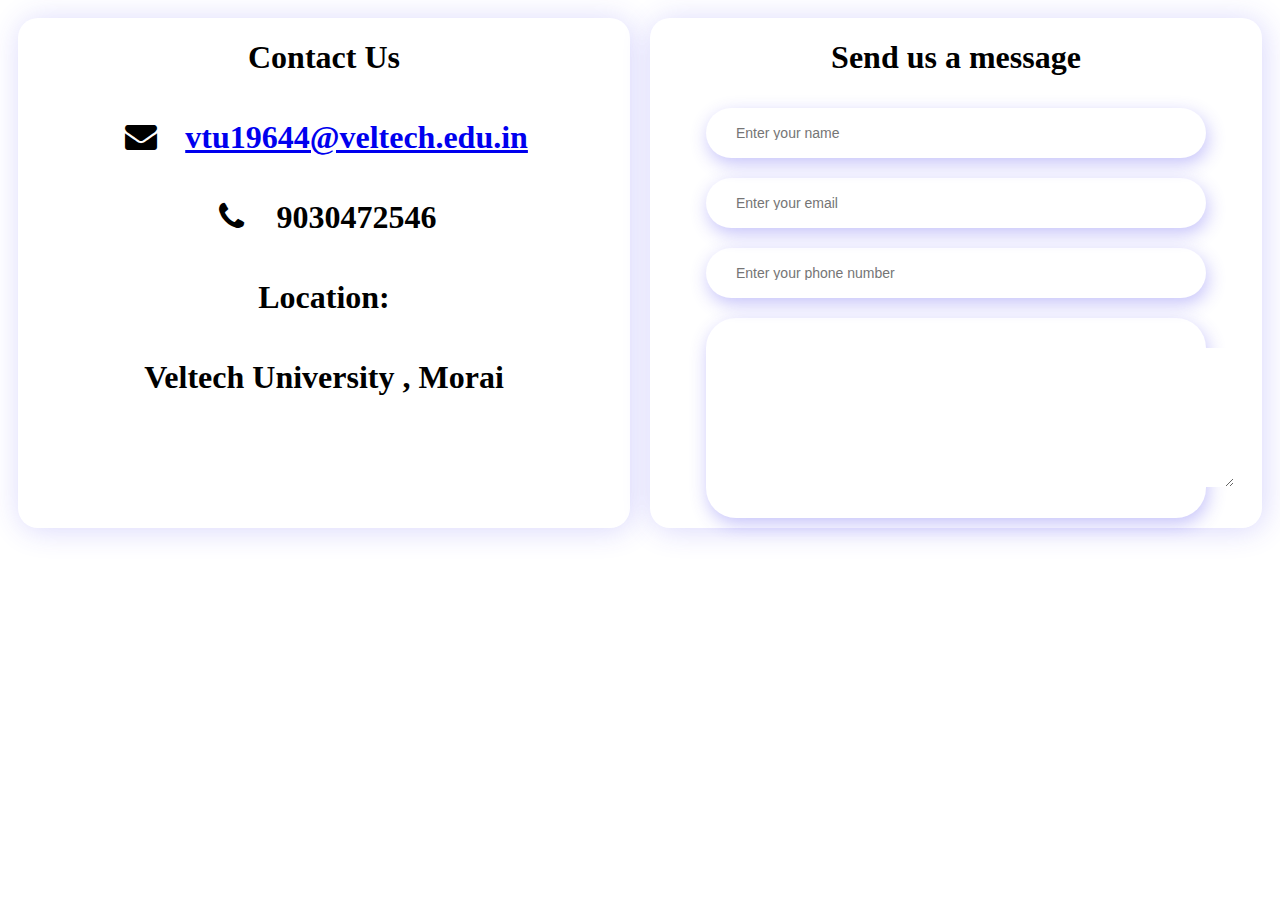
<file: e waste project/contact.html>
<!DOCTYPE html>
<html lang="en">

<head>
    <meta charset="UTF-8">
    <meta name="viewport" content="width=device-width, initial-scale=1.0">
    <title>Contact Us</title>
</head>
<link rel="stylesheet" href="contact.css">
<link rel="stylesheet" href="https://cdnjs.cloudflare.com/ajax/libs/font-awesome/4.7.0/css/font-awesome.min.css">

<body>
    <div class="cont">
        <div class="contact" id="one">
            <h1>
                Contact Us<br>
            </h1>
            <h1>
            <i class="fa fa-envelope fa-fw"> </i> &nbsp;  <a href="https://gmail.com">vtu19644@veltech.edu.in</a>
            </h1>
<h1>
    <i class="fa fa-phone fa-fw"> </i> &nbsp;  9030472546
</h1>
<h1>
   Location:</h1><h1>Veltech University , Morai </h1> 

        </div>
        <div class="contact" id="2">
            <div class="top">
                <h1>
                    Send us a message
                </h1>
            </div>
            <!-- <div class="forgrp"> -->
                <div class="formgrp">
                    <input type="text" name="" placeholder="Enter your name" required>
                </div>
                <div class="formgrp">
                    <input type="text" name="" placeholder="Enter your email" required>
                </div>
                <div class="formgrp">
                    <input type="number" name="" placeholder="Enter your phone number" required>
                </div>
                <div class="mess">
                    <textarea rows="9" cols="60" placeholder="Your Message">

                    </textarea>
                </div>
            </div>
        </div>
    </div>
</body>

</html>
</file>
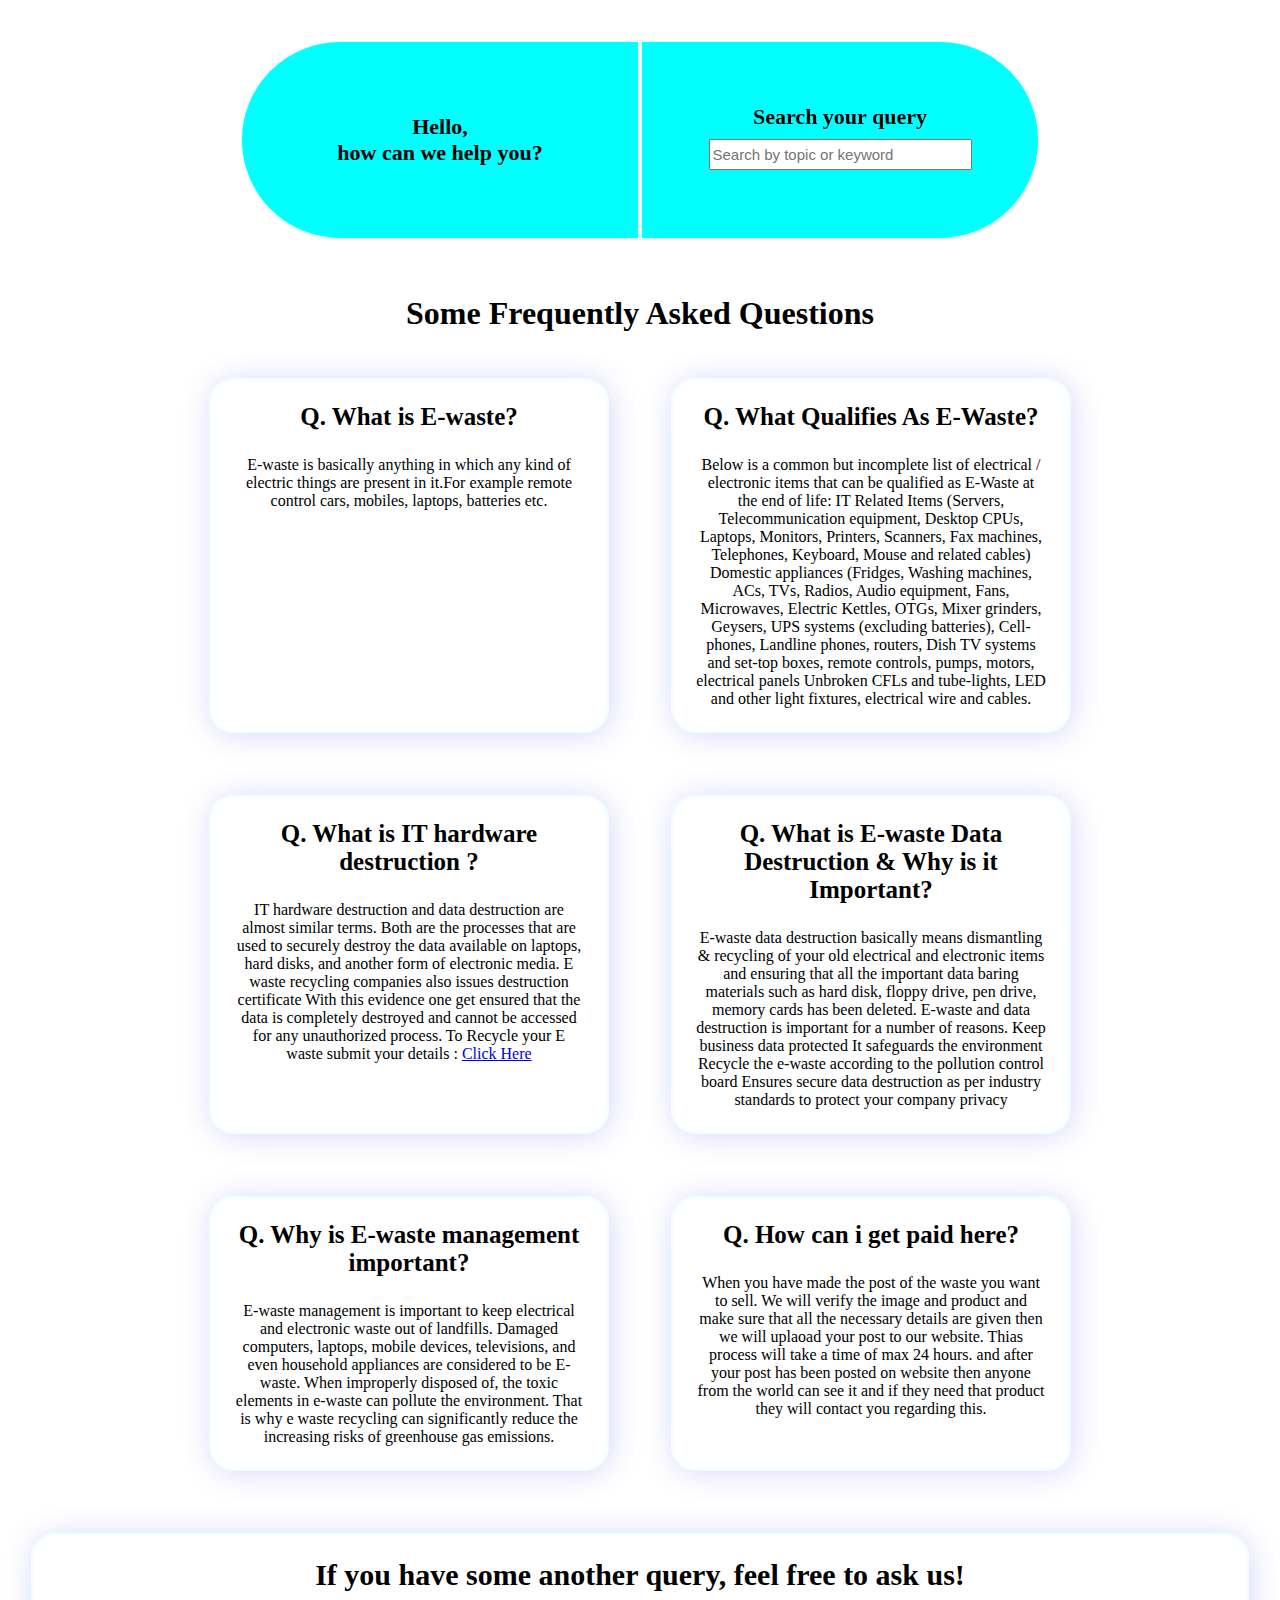
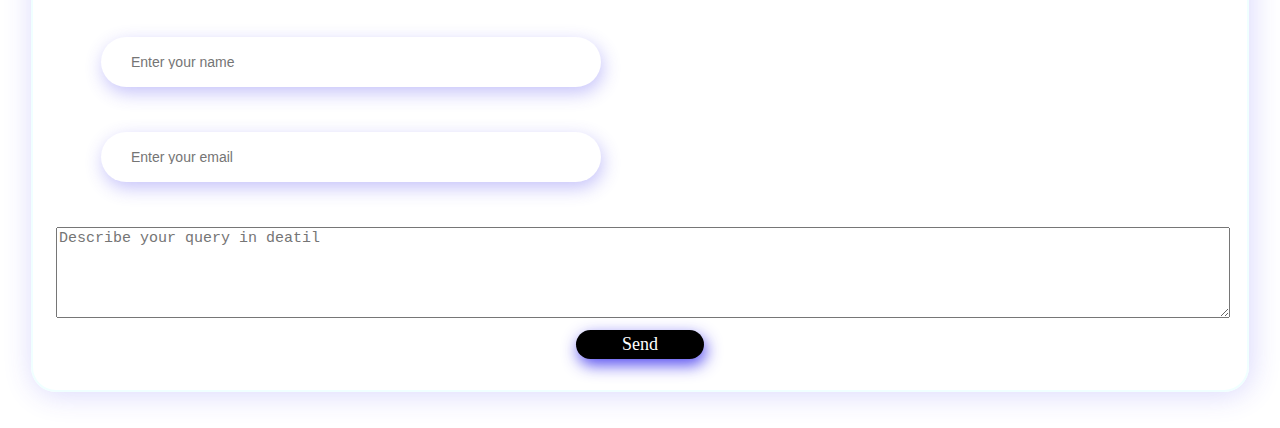
<file: e waste project/faq.html>
<!DOCTYPE html>
<html lang="en">

<head>
    <meta charset="UTF-8">
    <meta name="viewport" content="width=device-width, initial-scale=1.0">
    <title>FAQ's</title>
</head>
<link rel="stylesheet" href="faq.css">

<body>
    <div class="upper">
        <div class="top" id="left">
            <p> Hello,<br>
                how can we help you?</p>
        </div>
        <div class="top" id="right">
            <p>Search your query</p>
            <div class="inp">
                <input type="text" placeholder="Search by topic or keyword">
            </div>
        </div>
    </div>
    <div class="tit">
        Some Frequently Asked Questions
    </div>
    <div class="cont">
        <div class="ques" id="one">
            <div class="question">
                Q. What is E-waste?
            </div>
            <div class="answer">
                E-waste is basically anything in which any kind of electric things are present in it.For
                example
                remote
                control cars, mobiles, laptops, batteries etc.
            </div>
        </div>
        <div class="ques" id="two">
            <div class="question">
                Q. What Qualifies As E-Waste?
            </div>
            <div class="answer">
                Below is a common but incomplete list of electrical / electronic items that can be qualified as
                E-Waste
                at
                the end of life:

                IT Related Items (Servers, Telecommunication equipment, Desktop CPUs, Laptops, Monitors, Printers,
                Scanners,
                Fax machines, Telephones, Keyboard, Mouse and related cables)
                Domestic appliances (Fridges, Washing machines, ACs, TVs, Radios, Audio equipment, Fans, Microwaves,
                Electric Kettles, OTGs, Mixer grinders, Geysers, UPS systems (excluding batteries), Cell-phones,
                Landline
                phones, routers, Dish TV systems and set-top boxes, remote controls, pumps, motors, electrical
                panels
                Unbroken CFLs and tube-lights, LED and other light fixtures, electrical wire and cables.
            </div>
        </div>
        <div class="ques" id="three">
            <div class="question">
                Q. What is IT hardware destruction ?
            </div>
            <div class="answer">
                IT hardware destruction and data destruction are almost similar terms. Both are the processes that
                are
                used
                to securely destroy the data available on laptops, hard disks, and another form of electronic media.

                E waste recycling companies also issues destruction certificate With this evidence one get ensured
                that
                the
                data is completely destroyed and cannot be accessed for any unauthorized process.

                To Recycle your E waste submit your details : <a href="login.html">Click Here</a>
            </div>
        </div>
        <div class="ques" id="four">
            <div class="question">
                Q. What is E-waste Data Destruction & Why is it Important?

            </div>
            <div class="answer">
                E-waste data destruction basically means dismantling & recycling of your old electrical and
                electronic
                items and ensuring that all the important data baring materials such as hard disk, floppy drive, pen
                drive, memory cards has been deleted. E-waste and data destruction is important for a number of
                reasons.

                Keep business data protected
                It safeguards the environment
                Recycle the e-waste according to the pollution control board
                Ensures secure data destruction as per industry standards to protect your company privacy

            </div>
        </div>
        <div class="ques" id="five">
            <div class="question">
                Q. Why is E-waste management important?
            </div>
            <div class="answer">
                E-waste management is important to keep electrical and electronic waste out of landfills. Damaged
                computers, laptops, mobile devices, televisions, and even household appliances are considered to be
                E-waste. When improperly disposed of, the toxic elements in e-waste can pollute the environment. That is
                why e waste recycling can significantly reduce the increasing risks of greenhouse gas emissions.
            </div>
        </div>
        <div class="ques" id="six">
            <div class="question">
                Q. How can i get paid here?
            </div>
            <div class="answer">
                When you have made the post of the waste you want to sell. We will verify the image and product and make
                sure that all the necessary details are given then we will uplaoad your post to our website. Thias
                process will take a time of max 24 hours. and after your post has been posted on website then anyone
                from the world can see it and if they need that product they will contact you regarding this.
            </div>
        </div>
        <div class="ques" id="ultima">
            <div class="question">
                If you have some another query, feel free to ask us!
                <div class="ask">
                    <div class="formgrp" id="1">
                        <input type="text" name="" placeholder="Enter your name" required>
                    </div>
                    <div class="formgrp" id="2">
                        <input type="text" name="" placeholder="Enter your email" required>
                    </div>
                </div>
            </div>
            <textarea rows="5" cols="80" placeholder="Describe your query in deatil"></textarea>
            <div class="but">
                <div class="btn">
                    &nbsp;&nbsp; &nbsp;Send&nbsp;&nbsp; &nbsp;
                </div>
            </div>
        </div>

    </div>
</body>

</html>
</file>
<file: e waste project/contact.css>
.body{
    margin: 0px;
    padding: 0px;
}
.cont{
    display: flex;

}
.contact{
    width: 50%;
    display: flex;
    height: auto;
    background-color: #FFFFFF;
    box-shadow: 2px 2px 30px rgba(66, 57, 238, 0.2);
    border-radius: 20px;
    justify-content: center;
    flex-direction: column;
    flex-wrap: wrap;
    align-items: center;
    margin: 10px;
}

.formgrp {
    display: flex;
    flex-direction: row;
    width: 500px;
    height: 50px;
    box-shadow: 2px 6px 18px rgba(66, 57, 238, 0.3);
    border-radius: 30px;
    display: flex;
    align-items: center;
    margin: 10px;
    text-align: center;
}
.formgrp input {
    height: 12px;
    width: 93%;
    outline: none;
    border: none;
    font-size: 14px;
    margin: 28px;
}
.mess{
    display: flex;
    flex-direction: row;
    width: 500px;
    height: 200px;
    box-shadow: 2px 6px 18px rgba(66, 57, 238, 0.3);
    border-radius: 30px;
    display: flex;
    align-items: center;
    margin: 10px;
}
.mess textarea{
    border: none;
    transform: translate3d(28px,0px,0px);
}
#one{
/* align-items: flex-start; */
justify-content: flex-start;
}



@media(min-width:100px) and (max-width:1100px){
    .cont{
        flex-wrap: wrap;
        justify-content: center;
    }
    .contact{
        width: 100%;
    }
   
}
@media(min-width:100px) and (max-width:500px){
    .formgrp{
        width: 90%;
        margin: 10px;
    }
    .mess{
        width:90%;
    }
    .mess textarea{
        width:90%;
    }
}
</file>
<file: e waste project/faq.css>
body{
    margin: 0px;
padding: 0px;
}
.tit{
    text-align: center;
    font-size: 2rem;
    font-weight: bold;
    margin: 10px;
    margin-top: 50px;
    padding: 5px;
}
.cont{
    display: flex;
    flex-wrap: wrap;
    justify-content: center;
    margin: auto;
}
.ques{
    box-shadow: 2px 2px 30px rgba(66, 57, 238, 0.2);
    opacity: 1;
    border: 2px solid azure;
    margin: 31px;
    padding: 23px;
    width: 350px;
    height: auto;
    /* cursor: pointer; */
    /* border-top-left-radius: 10px;
    border-bottom-right-radius: 10px; */
    border-radius: 25px;
    text-align: center;
    transition-property: all;
    justify-content: center;
    
    
    /* text-decoration: none; */
    /* align-items: center; */
}
.question{
    font-weight: bolder;
    font-size: 25px;
    margin-bottom: 25px;
}
.upper{
    display: flex;
    flex-wrap: wrap;
    justify-content: center;
    margin: auto;
}
.top{
    /* box-shadow: 2px 2px 30px rgba(66, 57, 238, 0.2); */
    opacity: 1;
    background-color: aqua;
    border: 2px solid azure;
    /* margin: px; */
    padding: 23px;
    width: 350px;
    height: 150px;
    margin-top: 40px;
    /* cursor: pointer; */
    /* border-top-left-radius: 10px;
    border-bottom-right-radius: 10px; */
    /* border-radius: 25px; */
    
    text-align: center;
    transition-property: all;
    /* display: flex; */
    justify-content: center;
    
    /* text-decoration: none; */
    /* align-items: center; */
}
.top p{
    margin: 10px;
    padding: 4px;
    font-size: 22px;
    font-weight: bold;
}
#left{
    display: flex;
    align-items: center;
    border-top-left-radius: 100px;
    border-bottom-left-radius: 100px;
}
#right{
    border-bottom-right-radius: 100px;
    border-top-right-radius: 100px;
}
.top input{
    width: 255px;
    transform: translate3d(0px,20px,0px);
    height: 25px;
    font-size: 15px;

}
#right p{
    transform: translate3d(0px,25px,0px);
}

#ultima{
    width: 100%;
    height: auto;
    /* background-color:rgba(66, 57, 238, 0.2); */
}
#ultima .question{
    font-size: 30px;
    /* display: flex; */
    /* flex-wrap: wrap; */
}
.ultima .ask{
    display: flex;
    /* flex-direction: row; */
    flex-wrap: wrap;
}
.formgrp {
    width: 60vw;
    height: 50px;
    box-shadow: 2px 6px 18px rgba(66, 57, 238, 0.3);
    border-radius: 30px;
    display: flex;
    align-items: center;
    margin: 45px;
    /* text-align: center; */
}
.formgrp input {
    height: 12px;
    width: 93%;
    outline: none;
    border: none;
    font-size: 14px;
    margin: 28px;
}
.ques textarea{
    /* transform: translate3d(50%,0px,0px); */
    font-size: 15px;
    width: 100%;
}
#ultima .but{
    display: flex;
    justify-content: center;
}
.btn{
    /* background-color: black; */
    margin: 8px;
    width: 100px;
    color: white;
    border-radius: 20px;
    font-size: 18px;
    padding: 4px 14px;
    /* border: 2px solid red; */
    cursor: pointer;
    box-shadow: 2px 6px 16px rgba(66, 57, 238, 0.9);
    text-align: center;
    background-color: black;
    /* transform: translate3d(100px,0px,0px); */
}









/* MEDIA QUERIES */







@media(min-width:300px) and (max-width:800px)
{
    #left{
        border-bottom-left-radius: 0px;
        border-top-right-radius: 100px;

    }
    #right{
        border-bottom-left-radius: 100px;
        border-top-right-radius: 0px;
        margin-top: 0px;
    }
}
@media(min-width:768px){
    .formgrp{
        width: 500px;
    }
}
@media(max-width:500px)
{    .formgrp{
        width: 90%;
        margin-top: 45px;
        margin-left: 2px;
    }
    .ques{
        margin: 4px;
        margin-top: 30px;
    }
}
</file>
